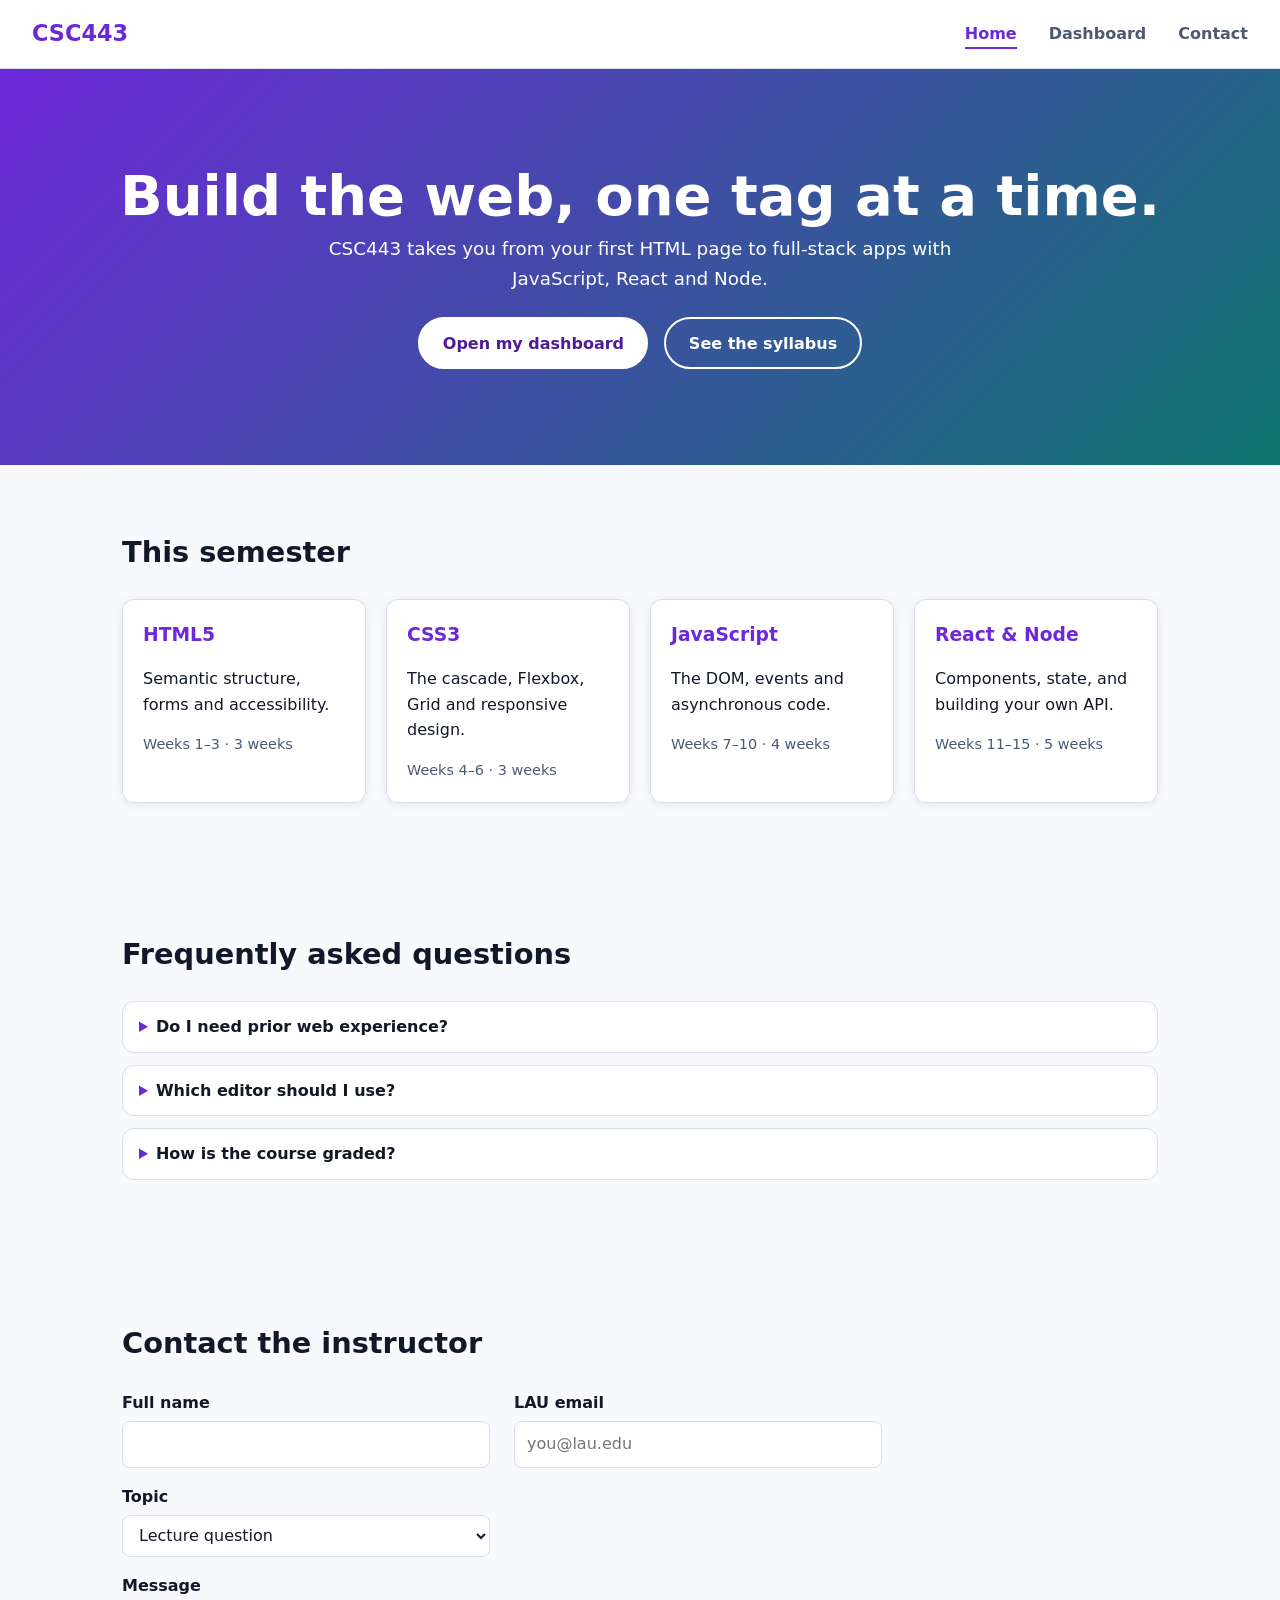
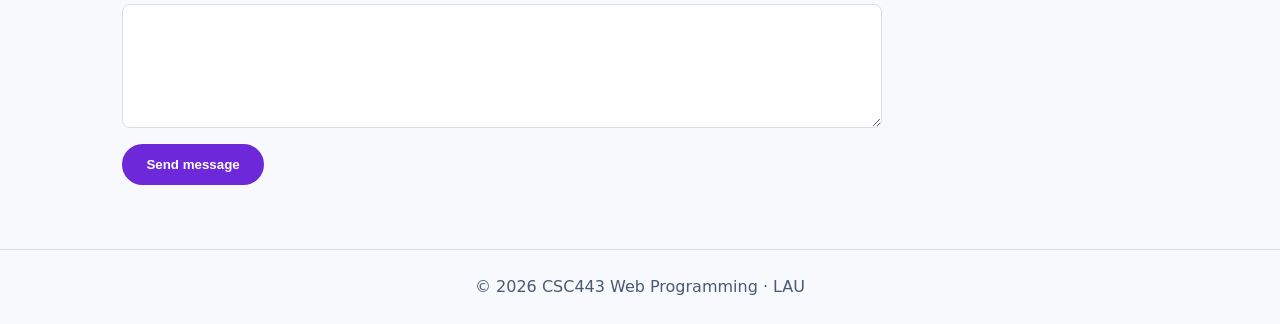
<file: index.html>
<!DOCTYPE html>
<html lang="en">
<head>
  <meta charset="UTF-8">
  <meta name="viewport" content="width=device-width, initial-scale=1.0">
  <title>CSC443 · Web Programming</title>
  <link rel="stylesheet" href="css/styles.css">
</head>
<body>
  <header class="site-header">
    <a class="logo" href="index.html">CSC443</a>
    <nav aria-label="Main">
      <ul class="nav-links">
        <li><a href="index.html" aria-current="page">Home</a></li>
        <li><a href="dashboard.html">Dashboard</a></li>
        <li><a href="#contact">Contact</a></li>
      </ul>
    </nav>
  </header>

  <main>
    <section class="hero">
      <h1>Build the web, one tag at a time.</h1>
      <p>CSC443 takes you from your first HTML page to full-stack apps with JavaScript, React and Node.</p>
      <div class="hero-actions">
        <a class="btn" href="dashboard.html">Open my dashboard</a>
        <a class="btn btn-outline" href="#syllabus">See the syllabus</a>
      </div>
    </section>

    <section id="syllabus" class="section">
      <h2>This semester</h2>
      <div class="cards">
        <article class="card">
          <h3>HTML5</h3>
          <p>Semantic structure, forms and accessibility.</p>
          <p class="card-meta">Weeks 1–3 · <time datetime="P3W">3 weeks</time></p>
        </article>
        <article class="card">
          <h3>CSS3</h3>
          <p>The cascade, Flexbox, Grid and responsive design.</p>
          <p class="card-meta">Weeks 4–6 · <time datetime="P3W">3 weeks</time></p>
        </article>
        <article class="card">
          <h3>JavaScript</h3>
          <p>The DOM, events and asynchronous code.</p>
          <p class="card-meta">Weeks 7–10 · <time datetime="P4W">4 weeks</time></p>
        </article>
        <article class="card">
          <h3>React &amp; Node</h3>
          <p>Components, state, and building your own API.</p>
          <p class="card-meta">Weeks 11–15 · <time datetime="P5W">5 weeks</time></p>
        </article>
      </div>
    </section>

    <section class="section faq">
      <h2>Frequently asked questions</h2>
      <details>
        <summary>Do I need prior web experience?</summary>
        <p>No. You should be comfortable with basic programming — variables, loops, functions — and we build the web part from scratch.</p>
      </details>
      <details>
        <summary>Which editor should I use?</summary>
        <p>VS Code with the Live Server extension — the same setup we use in class.</p>
      </details>
      <details>
        <summary>How is the course graded?</summary>
        <p>Labs, a two-phase project, a midterm and a final. The syllabus has the details.</p>
      </details>
    </section>

    <section id="contact" class="section">
      <h2>Contact the instructor</h2>
      <form class="contact-form" action="#" method="post">
        <div class="field">
          <label for="name">Full name</label>
          <input id="name" name="name" type="text" required autocomplete="name">
        </div>
        <div class="field">
          <label for="email">LAU email</label>
          <input id="email" name="email" type="email" required
                 pattern=".+@lau\.edu(\.lb)?" placeholder="you@lau.edu">
        </div>
        <div class="field">
          <label for="topic">Topic</label>
          <select id="topic" name="topic">
            <option>Lecture question</option>
            <option>Project</option>
            <option>Grades</option>
          </select>
        </div>
        <div class="field field-full">
          <label for="message">Message</label>
          <textarea id="message" name="message" rows="4" required minlength="10"></textarea>
        </div>
        <button class="btn btn-primary" type="submit">Send message</button>
      </form>
    </section>
  </main>

  <footer class="site-footer">
    <p>&copy; 2026 CSC443 Web Programming · LAU</p>
  </footer>
</body>
</html>
</file>
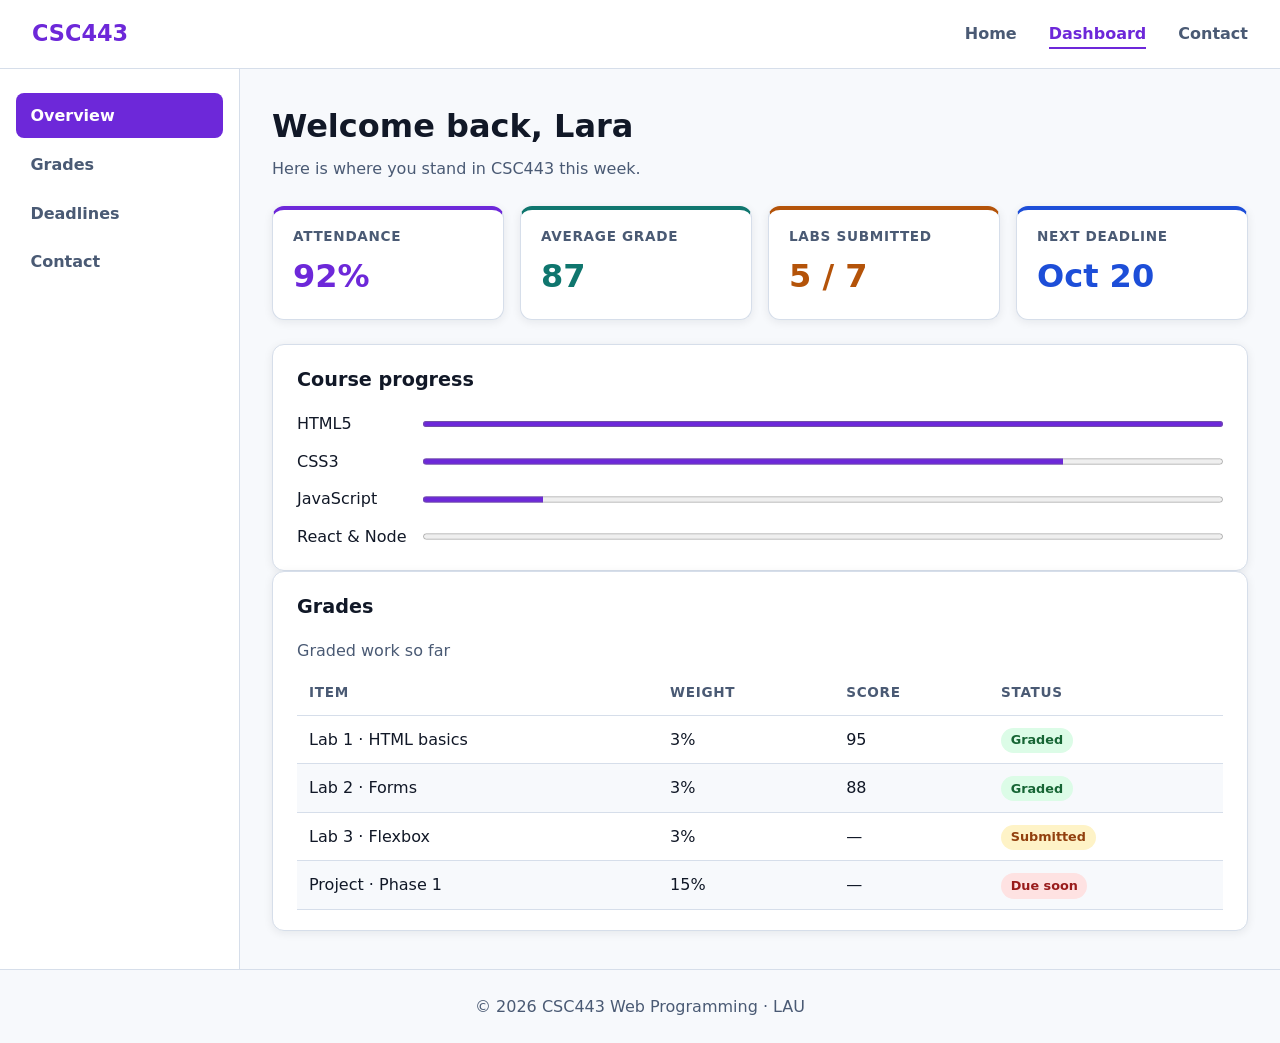
<file: dashboard.html>
<!DOCTYPE html>
<html lang="en">
<head>
  <meta charset="UTF-8">
  <meta name="viewport" content="width=device-width, initial-scale=1.0">
  <title>Dashboard · CSC443</title>
  <link rel="stylesheet" href="css/styles.css">
</head>
<body>
  <header class="site-header">
    <a class="logo" href="index.html">CSC443</a>
    <nav aria-label="Main">
      <ul class="nav-links">
        <li><a href="index.html">Home</a></li>
        <li><a href="dashboard.html" aria-current="page">Dashboard</a></li>
        <li><a href="index.html#contact">Contact</a></li>
      </ul>
    </nav>
  </header>

  <div class="layout">
    <aside class="sidebar">
      <nav aria-label="Dashboard">
        <ul class="side-links">
          <li><a href="#overview" aria-current="true">Overview</a></li>
          <li><a href="#grades">Grades</a></li>
          <li><a href="#deadlines">Deadlines</a></li>
          <li><a href="index.html#contact">Contact</a></li>
        </ul>
      </nav>
    </aside>

    <main class="content">
      <h1 id="overview">Welcome back, Lara</h1>
      <p class="subtitle">Here is where you stand in CSC443 this week.</p>
      <section class="stats" aria-label="Summary">
        <article class="stat">
          <p class="stat-label">Attendance</p>
          <p class="stat-value">92%</p>
        </article>
        <article class="stat">
          <p class="stat-label">Average grade</p>
          <p class="stat-value">87</p>
        </article>
        <article class="stat">
          <p class="stat-label">Labs submitted</p>
          <p class="stat-value">5 / 7</p>
        </article>
        <article class="stat">
          <p class="stat-label">Next deadline</p>
          <p class="stat-value"><time datetime="2026-10-20">Oct 20</time></p>
        </article>
      </section>

      <div class="widgets">
        <section class="panel panel-progress" aria-labelledby="progress-title">
          <h2 id="progress-title">Course progress</h2>
          <ul class="progress-list">
            <li><label for="p-html">HTML5</label><progress id="p-html" value="100" max="100">100%</progress></li>
            <li><label for="p-css">CSS3</label><progress id="p-css" value="80" max="100">80%</progress></li>
            <li><label for="p-js">JavaScript</label><progress id="p-js" value="15" max="100">15%</progress></li>
            <li><label for="p-react">React &amp; Node</label><progress id="p-react" value="0" max="100">0%</progress></li>
          </ul>
        </section>

        <section class="panel panel-grades" id="grades" aria-labelledby="grades-title">
          <h2 id="grades-title">Grades</h2>
          <div class="table-wrap">
            <table class="grades">
              <caption>Graded work so far</caption>
              <thead>
                <tr>
                  <th scope="col">Item</th>
                  <th scope="col">Weight</th>
                  <th scope="col">Score</th>
                  <th scope="col">Status</th>
                </tr>
              </thead>
              <tbody>
                <tr><td>Lab 1 · HTML basics</td><td>3%</td><td>95</td><td><span class="badge ok">Graded</span></td></tr>
                <tr><td>Lab 2 · Forms</td><td>3%</td><td>88</td><td><span class="badge ok">Graded</span></td></tr>
                <tr><td>Lab 3 · Flexbox</td><td>3%</td><td>—</td><td><span class="badge warn">Submitted</span></td></tr>
                <tr><td>Project · Phase 1</td><td>15%</td><td>—</td><td><span class="badge late">Due soon</span></td></tr>
              </tbody>
            </table>
          </div>
        </section>

        <!-- more widgets go here -->
      </div>
    </main>
  </div>

  <footer class="site-footer">
    <p>&copy; 2026 CSC443 Web Programming · LAU</p>
  </footer>
</body>
</html>
</file>
<file: css/styles.css>
/* ===== Design tokens ===== */
:root {
  --brand: #6d28d9;
  --brand-dark: #4c1d95;
  --accent: #0f766e;
  --bg: #f7f9fc;
  --surface: #ffffff;
  --text: #111827;
  --muted: #4a5a74;
  --line: #d6deea;
  --radius: 12px;
  --shadow: 0 2px 10px rgb(17 24 39 / 0.08);
  --space: 1rem;
}

/* ===== Smooth in-page scrolling (offset for the sticky header) ===== */
html {
  scroll-behavior: smooth;
  scroll-padding-top: 5rem;
}

/* ===== Reset ===== */
*,
*::before,
*::after {
  box-sizing: border-box;
}

body {
  margin: 0;
  font-family: system-ui, "Segoe UI", Roboto, sans-serif;
  line-height: 1.6;
  background: var(--bg);
  color: var(--text);
}

a {
  color: var(--brand);
}

img {
  max-width: 100%;
  display: block;
}

/* ===== Header & navigation ===== */
.site-header {
  position: sticky;
  top: 0;
  z-index: 10;
  display: flex;
  flex-wrap: wrap;
  justify-content: space-between;
  align-items: center;
  gap: var(--space);
  padding: 0.75rem 1rem;
  background: var(--surface);
  border-bottom: 1px solid var(--line);
}

.logo {
  font-weight: 800;
  font-size: 1.4rem;
  color: var(--brand);
  text-decoration: none;
}

.nav-links {
  display: flex;
  gap: 1rem;
  list-style: none;
  margin: 0;
  padding: 0;
}

.nav-links a {
  color: var(--muted);
  text-decoration: none;
  font-weight: 600;
  padding: 0.25rem 0;
  border-bottom: 2px solid transparent;
  transition: color 0.2s, border-color 0.2s;
}

.nav-links a:hover {
  color: var(--brand);
  border-bottom-color: var(--brand);
}

/* ===== Hero ===== */
.hero {
  padding: clamp(3rem, 8vw, 6rem) 1.5rem;
  text-align: center;
  color: #fff;
  background: linear-gradient(135deg, var(--brand), var(--accent));
}

.hero h1 {
  margin: 0 0 0.5rem;
  font-size: clamp(2rem, 5vw + 1rem, 3.5rem);
  line-height: 1.1;
}

.hero p {
  max-width: 60ch;
  margin: 0 auto 1.5rem;
  font-size: 1.15rem;
}

.hero-actions {
  display: flex;
  flex-wrap: wrap;
  justify-content: center;
  gap: var(--space);
}

/* ===== Buttons ===== */
.btn {
  display: inline-block;
  padding: 0.7rem 1.4rem;
  border: 2px solid #fff;
  border-radius: 999px;
  background: #fff;
  color: var(--brand-dark);
  font-weight: 700;
  text-decoration: none;
  transition: transform 0.2s, box-shadow 0.2s;
}

.btn:hover {
  transform: translateY(-2px);
  box-shadow: 0 6px 16px rgb(0 0 0 / 0.2);
}

.btn-outline {
  background: transparent;
  color: #fff;
}

/* ===== Sections & cards ===== */
.section {
  max-width: 1100px;
  margin: 0 auto;
  padding: 3rem 1.5rem;
}

.section h2 {
  margin-top: 0;
  font-size: 1.8rem;
}

.cards {
  display: grid;
  grid-template-columns: repeat(auto-fit, minmax(220px, 1fr));
  gap: 1.25rem;
}

.card {
  padding: 1.25rem;
  background: var(--surface);
  border: 1px solid var(--line);
  border-radius: var(--radius);
  box-shadow: var(--shadow);
  transition: transform 0.2s, box-shadow 0.2s;
}

.card:hover {
  transform: translateY(-4px);
  box-shadow: 0 10px 24px rgb(17 24 39 / 0.12);
}

.card h3 {
  margin: 0 0 0.25rem;
  color: var(--brand);
}

.card-meta {
  margin-bottom: 0;
  font-size: 0.9rem;
  color: var(--muted);
}

/* ===== FAQ ===== */
.faq details {
  margin-bottom: 0.75rem;
  padding: 0.75rem 1rem;
  background: var(--surface);
  border: 1px solid var(--line);
  border-radius: var(--radius);
}

.faq summary {
  cursor: pointer;
  font-weight: 700;
}

.faq summary::marker {
  color: var(--brand);
}

.faq details[open] {
  border-color: var(--brand);
}

.faq details p {
  margin-bottom: 0;
  color: var(--muted);
}

/* ===== Contact form ===== */
.contact-form {
  display: grid;
  grid-template-columns: repeat(auto-fit, minmax(240px, 1fr));
  gap: 1rem 1.5rem;
  max-width: 760px;
}

.field {
  display: flex;
  flex-direction: column;
  gap: 0.35rem;
}

.field-full {
  grid-column: 1 / -1;
}

.field label {
  font-weight: 600;
}

.field input,
.field select,
.field textarea {
  padding: 0.6rem 0.75rem;
  border: 1px solid var(--line);
  border-radius: 8px;
  font: inherit;
  background: var(--surface);
  color: var(--text);
}

.field input:focus-visible,
.field select:focus-visible,
.field textarea:focus-visible {
  outline: 3px solid var(--brand);
  outline-offset: 1px;
}

.field input:user-invalid,
.field textarea:user-invalid {
  border-color: #b91c1c;
  background: #fef2f2;
}

.btn-primary {
  justify-self: start;
  background: var(--brand);
  border-color: var(--brand);
  color: #fff;
  cursor: pointer;
}

/* ===== Footer ===== */
.site-footer {
  padding: 1.5rem;
  text-align: center;
  color: var(--muted);
  border-top: 1px solid var(--line);
}

.site-footer p {
  margin: 0;
}

/* ===== Larger screens (mobile-first) ===== */
@media (min-width: 768px) {
  .site-header {
    padding: 1rem 2rem;
  }

  .nav-links {
    gap: 2rem;
  }

  .section {
    padding: 4rem 2rem;
  }
}

/* ===== Current page ===== */
.nav-links a[aria-current="page"] {
  color: var(--brand);
  border-bottom-color: var(--brand);
}

/* ===== Respect reduced-motion preferences ===== */
@media (prefers-reduced-motion: reduce) {
  html {
    scroll-behavior: auto;
  }

  * {
    transition: none !important;
  }
}

/* =========================================================
   DASHBOARD
   ========================================================= */
.layout {
  display: grid;
  grid-template-columns: 240px 1fr;
  grid-template-areas: "side main";
  min-height: 100vh;
}

.sidebar {
  grid-area: side;
  padding: 1.5rem 1rem;
  background: var(--surface);
  border-right: 1px solid var(--line);
}

.side-links {
  position: sticky;
  top: 5rem;
  display: flex;
  flex-direction: column;
  gap: 0.25rem;
  margin: 0;
  padding: 0;
  list-style: none;
}

.side-links a {
  display: block;
  padding: 0.6rem 0.9rem;
  border-radius: 8px;
  color: var(--muted);
  font-weight: 600;
  text-decoration: none;
}

.side-links a:hover {
  background: var(--bg);
  color: var(--brand);
}

.side-links a[aria-current] {
  background: var(--brand);
  color: #fff;
}

.content {
  grid-area: main;
  padding: 2rem;
  min-width: 0;
}

.content h1 {
  margin: 0;
}

.subtitle {
  margin-top: 0.25rem;
  color: var(--muted);
}

/* ===== Stat cards ===== */
.stats {
  display: grid;
  grid-template-columns: repeat(auto-fit, minmax(170px, 1fr));
  gap: 1rem;
  margin: 1.5rem 0;
}

.stat {
  --stat-color: var(--brand);
  padding: 1rem 1.25rem;
  background: var(--surface);
  border: 1px solid var(--line);
  border-top: 4px solid var(--stat-color);
  border-radius: var(--radius);
  box-shadow: var(--shadow);
}

.stat:nth-child(2) { --stat-color: #0f766e; }
.stat:nth-child(3) { --stat-color: #b45309; }
.stat:nth-child(4) { --stat-color: #1d4ed8; }

.stat-label {
  margin: 0;
  font-size: 0.85rem;
  font-weight: 600;
  text-transform: uppercase;
  letter-spacing: 0.05em;
  color: var(--muted);
}

.stat-value {
  margin: 0.25rem 0 0;
  font-size: 2rem;
  font-weight: 800;
  color: var(--stat-color);
}

/* ===== Panels & progress ===== */
.panel {
  padding: 1.25rem 1.5rem;
  background: var(--surface);
  border: 1px solid var(--line);
  border-radius: var(--radius);
  box-shadow: var(--shadow);
  min-width: 0;
}

.panel h2 {
  margin: 0 0 1rem;
  font-size: 1.2rem;
}

.progress-list {
  display: grid;
  grid-template-columns: max-content 1fr;
  gap: 0.75rem 1rem;
  margin: 0;
  padding: 0;
  list-style: none;
}

.progress-list li {
  display: grid;
  grid-column: 1 / -1;
  grid-template-columns: subgrid;
  align-items: center;
}

.progress-list progress {
  width: 100%;
  height: 0.8rem;
  accent-color: var(--brand);
}

/* ===== Grades table ===== */
.table-wrap {
  overflow-x: auto;
}

.grades {
  width: 100%;
  border-collapse: collapse;
}

.grades caption {
  margin-bottom: 0.5rem;
  text-align: left;
  color: var(--muted);
}

.grades th,
.grades td {
  padding: 0.65rem 0.75rem;
  text-align: left;
  border-bottom: 1px solid var(--line);
  white-space: nowrap;
}

.grades thead th {
  font-size: 0.85rem;
  text-transform: uppercase;
  letter-spacing: 0.05em;
  color: var(--muted);
}

.grades tbody tr:nth-child(even) {
  background: var(--bg);
}

.grades tbody tr:hover {
  background: #efe9fb;
}

/* ===== Status badges ===== */
.badge {
  display: inline-block;
  padding: 0.15rem 0.6rem;
  border-radius: 999px;
  font-size: 0.8rem;
  font-weight: 700;
}

.badge.ok   { background: #dcfce7; color: #166534; }
.badge.warn { background: #fef3c7; color: #92400e; }
.badge.late { background: #fee2e2; color: #991b1b; }
</file>
